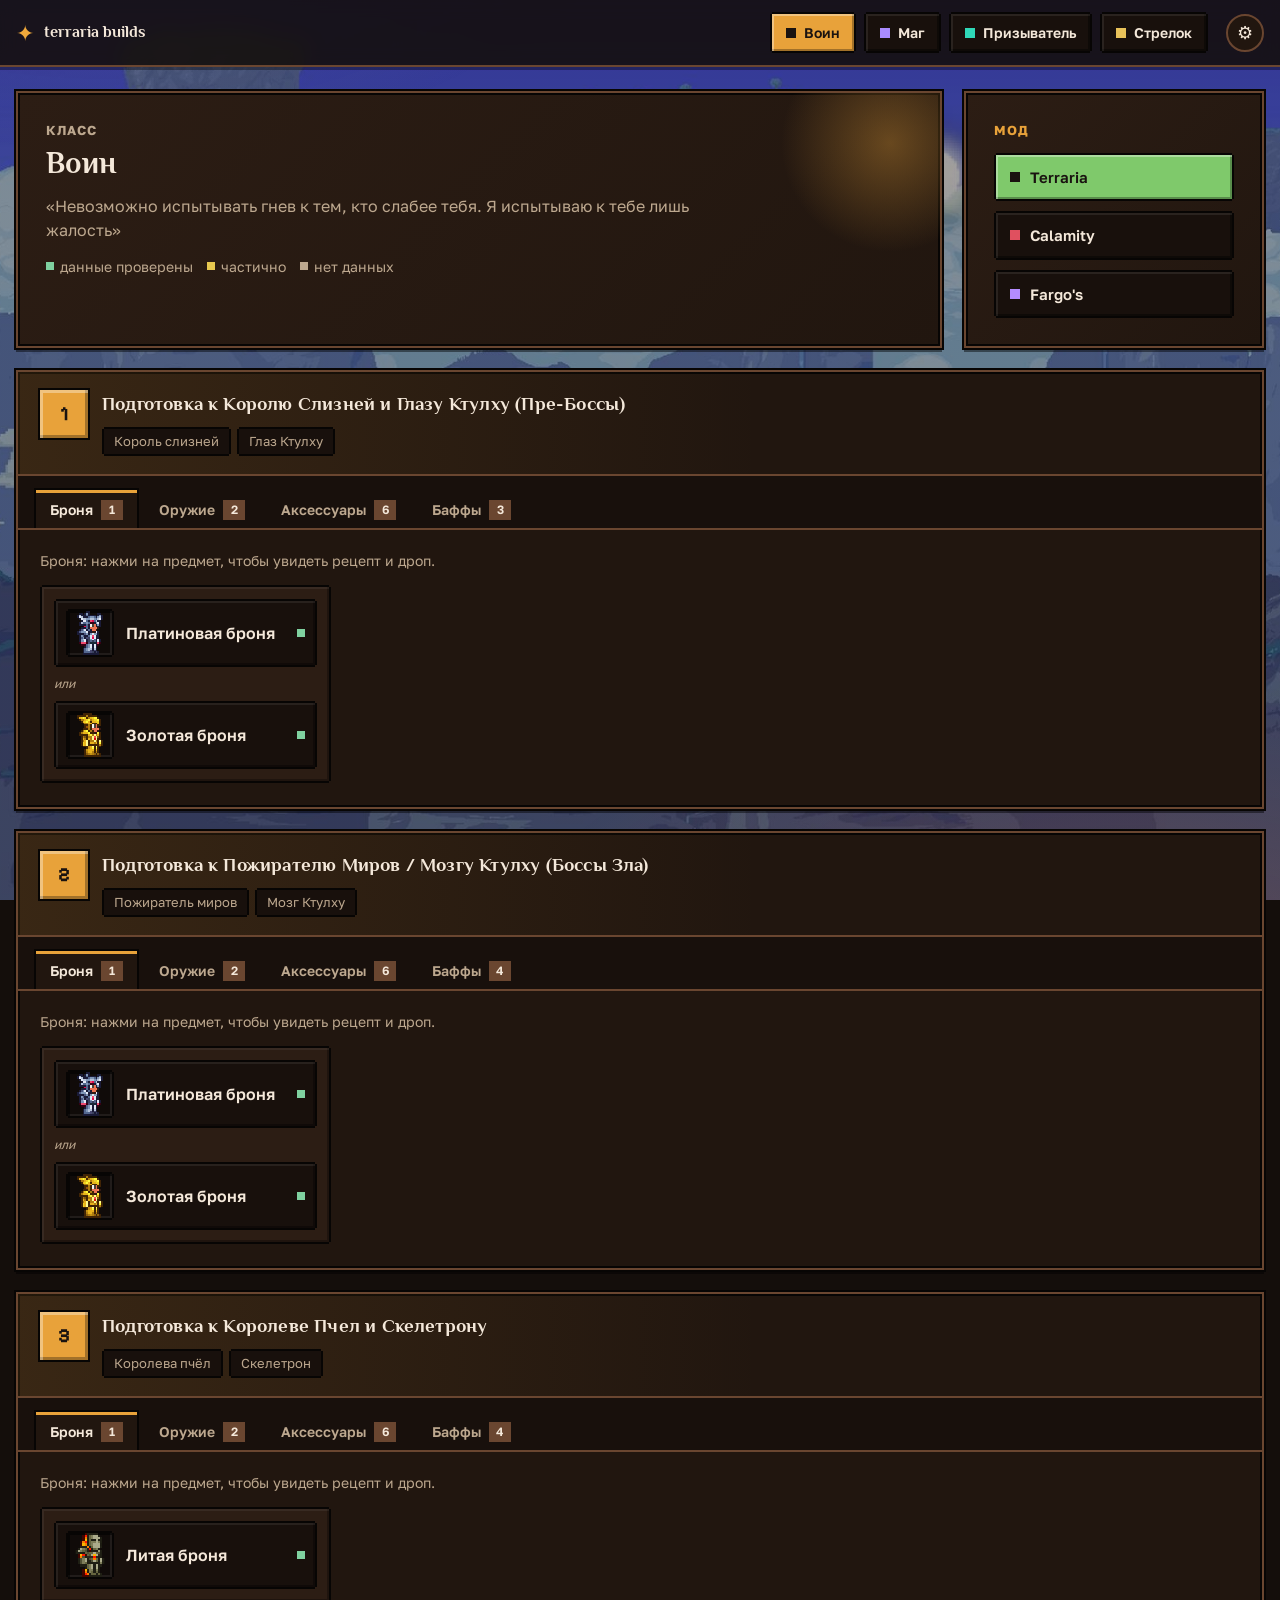
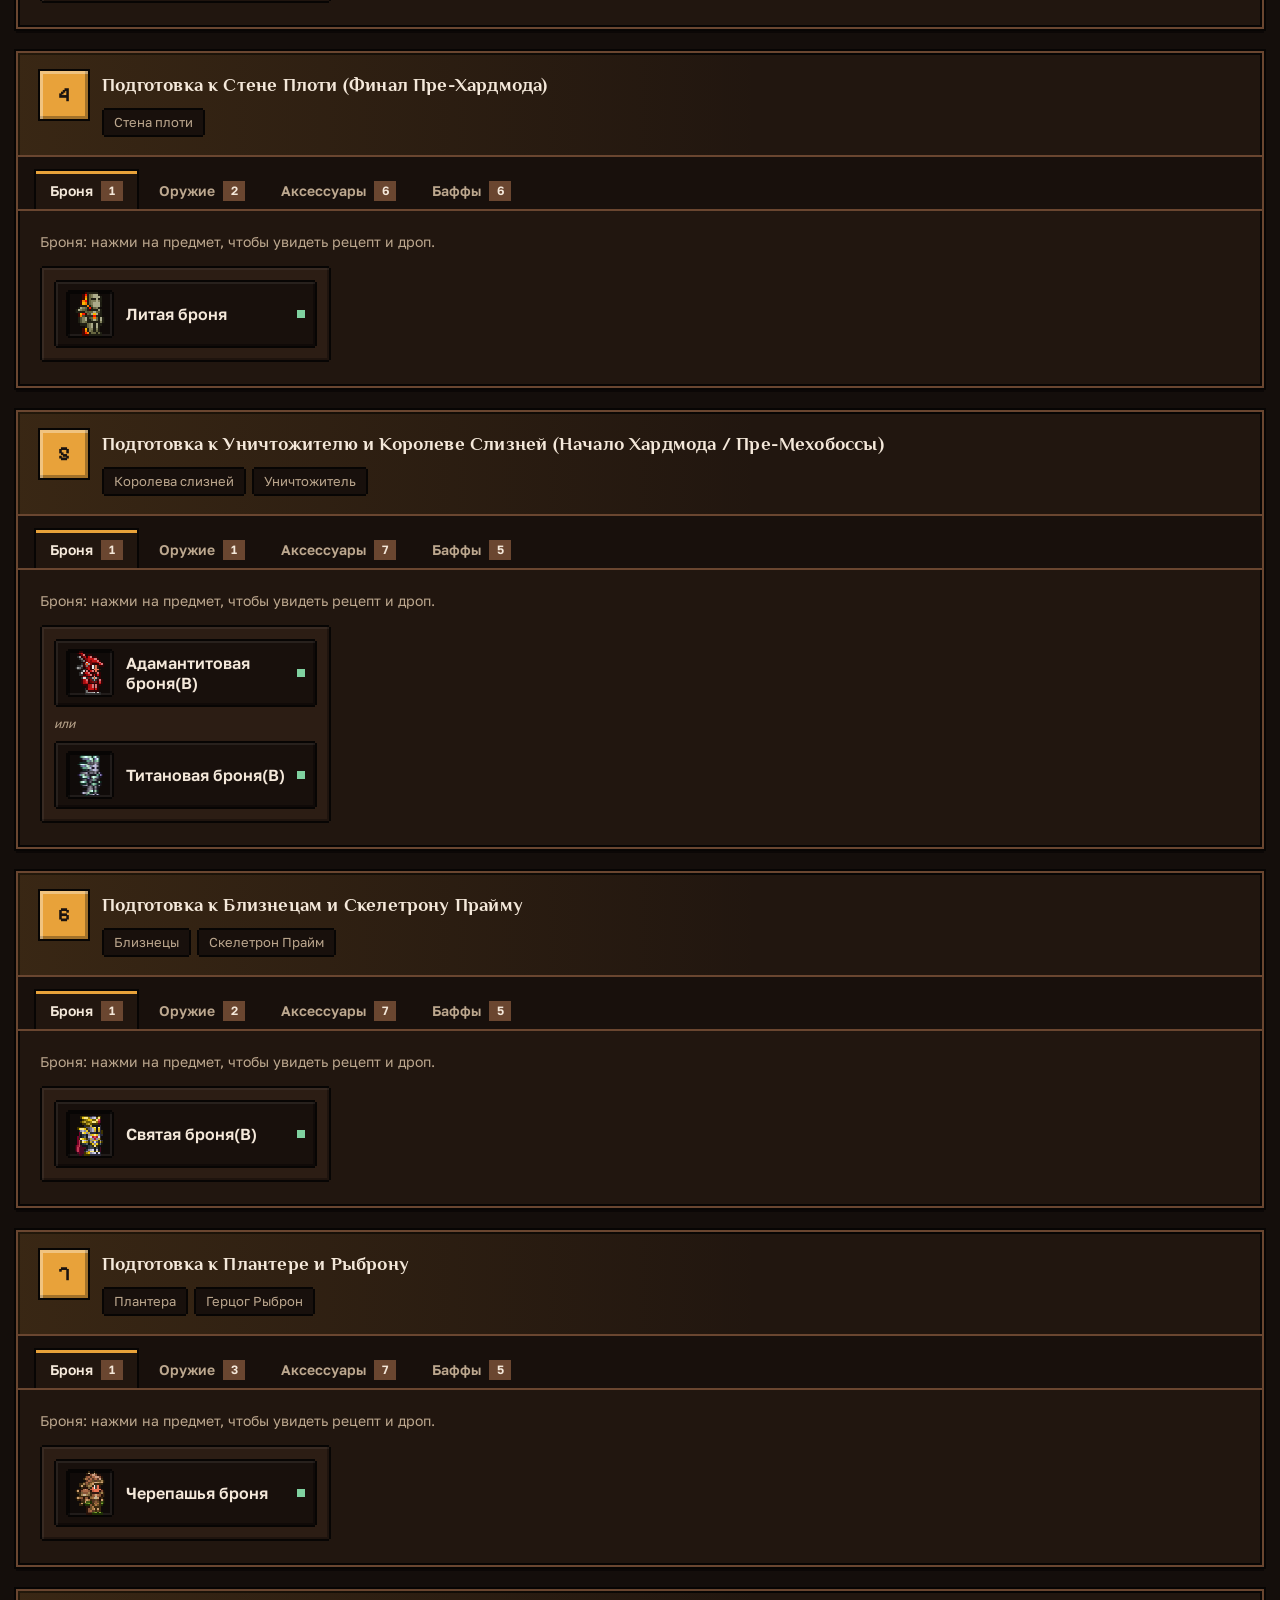
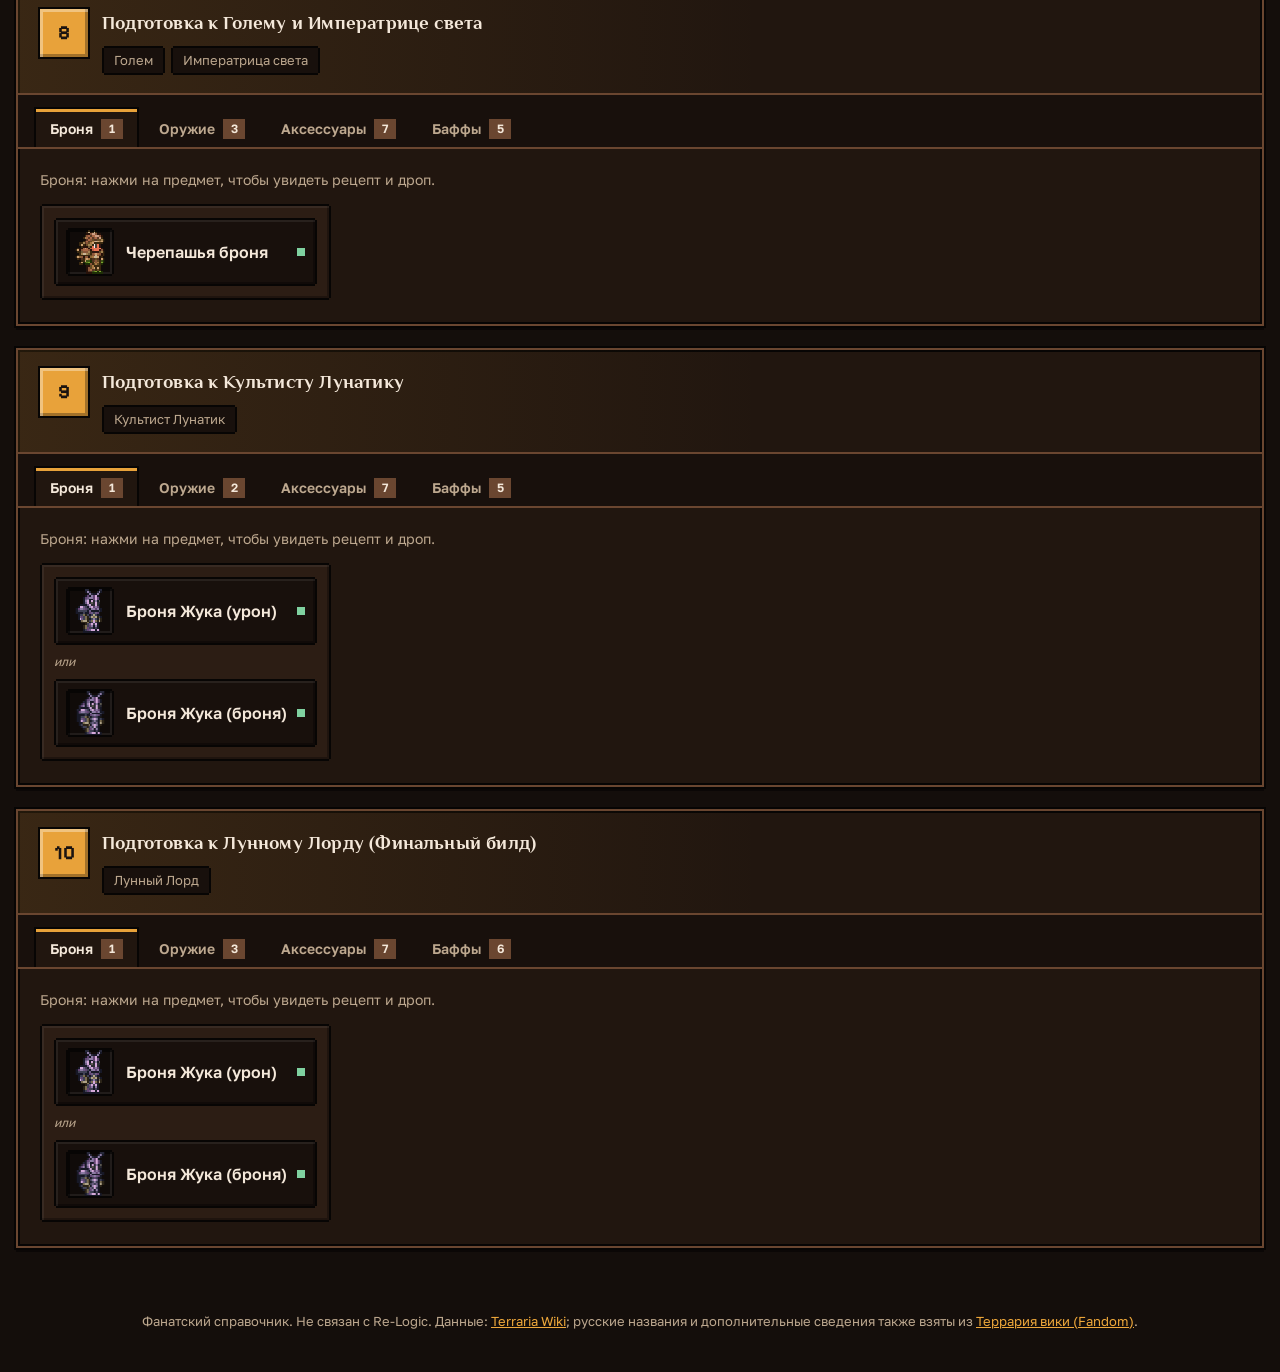
<file: index.html>
<!doctype html>
<html lang="ru">
<head>
  <meta charset="utf-8">
  <meta name="viewport" content="width=device-width, initial-scale=1">
  <title>Билды для боссов Terraria: броня, оружие, аксессуары | Terraria Builds</title>
  <meta name="description" content="Билды по классам для подготовки к боссам Terraria: какая броня, оружие, аксессуары и баффы нужны перед каждым боссом, с рецептами и дропом. Воин, маг, призыватель, стрелок.">
  <meta name="robots" content="index, follow, max-image-preview:large">
  <link rel="canonical" href="https://anoba-sss.github.io/terraria-builds/">
  <meta property="og:type" content="website">
  <meta property="og:site_name" content="Terraria Builds">
  <meta property="og:title" content="Билды для боссов Terraria: броня, оружие, аксессуары">
  <meta property="og:description" content="Билды по классам для подготовки к боссам Terraria, с рецептами и дропом.">
  <meta property="og:url" content="https://anoba-sss.github.io/terraria-builds/">
  <meta property="og:image" content="https://anoba-sss.github.io/terraria-builds/images/6.jpg">
  <meta property="og:image:width" content="1920">
  <meta property="og:image:height" content="1280">
  <meta property="og:locale" content="ru_RU">
  <meta name="twitter:card" content="summary_large_image">
  <meta name="twitter:title" content="Билды для боссов Terraria: броня, оружие, аксессуары">
  <meta name="twitter:image" content="https://anoba-sss.github.io/terraria-builds/images/6.jpg">
  <script type="application/ld+json">
  {
    "@context": "https://schema.org",
    "@type": "WebSite",
    "name": "Terraria Builds",
    "url": "https://anoba-sss.github.io/terraria-builds/",
    "inLanguage": "ru",
    "description": "Билды по классам для подготовки к боссам Terraria: броня, оружие, аксессуары, баффы, рецепты и дроп."
  }
  </script>
  <meta name="theme-color" content="#1b1410">
  <link rel="icon" type="image/png" href="images/zenit-icon.png">
  <link rel="apple-touch-icon" href="images/zenit-icon.png">
  <link rel="preconnect" href="https://fonts.googleapis.com">
  <link rel="preconnect" href="https://fonts.gstatic.com" crossorigin>
  <link href="https://fonts.googleapis.com/css2?family=Unbounded:wght@500;700&family=Golos+Text:wght@400;500;600&family=Philosopher:wght@700&family=Pixelify+Sans:wght@600;700&display=swap" rel="stylesheet">
  <link rel="stylesheet" href="css/style.css">
</head>
<body>
  <header class="topbar">
    <div class="topbar-inner">
      <a class="brand" href="https://github.com/anoba-sss/terraria-builds" target="_blank" rel="noopener noreferrer">
        <span class="brand-mark" aria-hidden="true">✦</span>
        <span class="brand-text"><strong>terraria builds</strong><small></small></span>
      </a>
      <nav class="class-nav" id="class-nav" aria-label="Классы"></nav>
      <span class="edit-badge" id="edit-badge" hidden>Редактирование</span>
      <button class="gear-btn" id="design-btn" type="button" aria-label="Оформление сайта" title="Оформление сайта" hidden>🎨</button>
      <button class="gear-btn" id="settings-btn" type="button" aria-label="Настройки" title="Настройки редактирования">⚙</button>
    </div>
  </header>

  <main class="container" id="app">
    <noscript>Для работы сайта нужен JavaScript.</noscript>
    <section class="seo-fallback">
      <h1>Билды для боссов Terraria</h1>
      <p>Справочник по подготовке к боссам Terraria: какая броня, оружие, аксессуары и баффы нужны перед каждым боссом, с рецептами и информацией о дропе.</p>
      <ul>
        <li><a href="#magic">Маг</a>: билды перед боссами, оружие и броня мага</li>
        <li><a href="#melee">Воин</a>: билды перед боссами, ближний бой, броня и аксессуары воина</li>
        <li><a href="#summoner">Призыватель</a>: билды перед боссами, миньоны и броня призывателя</li>
        <li><a href="#ranged">Стрелок</a>: билды перед боссами, дальнобойное оружие и броня стрелка</li>
      </ul>
    </section>
  </main>

  <div class="modal-root" id="modal-root" hidden></div>

  <footer class="footer">
    Фанатский справочник. Не связан с Re-Logic. Данные: <a href="https://terraria.wiki.gg/ru/" target="_blank" rel="noopener noreferrer">Terraria Wiki</a>; русские названия и дополнительные сведения также взяты из <a href="https://terraria-game.fandom.com/ru/wiki/%D0%A2%D0%B5%D1%80%D1%80%D0%B0%D1%80%D0%B8%D1%8F_%D0%B2%D0%B8%D0%BA%D0%B8" target="_blank" rel="noopener noreferrer">Террария вики (Fandom)</a>.
  </footer>

  <script src="js/mods.js"></script>
  <script src="js/app.js"></script>
</body>
</html>
</file>
<file: css/style.css>
:root {
  --bg: #15110e;
  --panel: #211a15;
  --panel-2: #2b221c;
  --line: #3f3229;
  --text: #f1e7d6;
  --muted: #b9a88f;
  --accent: #e9b44c;
  --ok: #7fd1a0;
  --warn: #f2c14e;
  --radius: 14px;
  --radius-md: 12px;
  --radius-sm: 10px;
  --nav-radius: 999px;
  --shadow: 0 10px 30px rgba(0, 0, 0, 0.35);
  --cls: #e9b44c;
  /* настраиваемые параметры (меняются в режиме «Оформление сайта») */
  --font-body: "Golos Text", system-ui, sans-serif;
  --font-head: "Unbounded", sans-serif;
  --font-title: var(--font-body);
  --fs-base: 16px;
  --lh: 1.5;
  --head-weight: 700;
  --title-weight: 600;
  --head-case: none;
  --name-size: 1em;
  --note-size: 12.5px;
  --container: 1280px;
  --card-min: 240px;
  --gap: 12px;
  --panel-pad: 22px;
  --entry-pad: 12px;
  --stage-gap: 22px;
  --hero-pad: 28px;
  --bw: 1px;
}
:root[data-theme="light"] {
  --bg: #f6efe3;
  --panel: #fffaf1;
  --panel-2: #f1e6d3;
  --line: #dccbb1;
  --text: #2b2118;
  --muted: #6e5d4a;
  --accent: #a86b12;
  --ok: #2f7d4f;
  --warn: #8a6100;
  --shadow: 0 10px 26px rgba(70, 45, 15, 0.12);
}
@media (prefers-color-scheme: light) {
  :root:not([data-theme]) {
    --bg: #f6efe3;
    --panel: #fffaf1;
    --panel-2: #f1e6d3;
    --line: #dccbb1;
    --text: #2b2118;
    --muted: #6e5d4a;
    --accent: #a86b12;
    --ok: #2f7d4f;
    --warn: #8a6100;
    --shadow: 0 10px 26px rgba(70, 45, 15, 0.12);
  }
}
* { box-sizing: border-box; }
html, body { margin: 0; }
body {
  background: var(--bg);
  color: var(--text);
  font-family: var(--font-body);
  font-size: var(--fs-base);
  line-height: var(--lh);
  min-height: 100vh;
  background-image: radial-gradient(1200px 500px at 15% -10%, rgba(233, 180, 76, 0.10), transparent 60%);
}
a { color: var(--accent); }
button { font: inherit; color: inherit; }
[hidden] { display: none !important; }

/* top bar */
.topbar {
  position: sticky; top: 0; z-index: 20;
  background: color-mix(in srgb, var(--bg) 88%, transparent);
  backdrop-filter: blur(8px);
  border-bottom: var(--bw) solid var(--line);
}
.topbar-inner {
  max-width: var(--container); margin: 0 auto; padding: 12px 16px;
  display: flex; align-items: center; gap: 18px; flex-wrap: wrap;
}
.brand { display: flex; align-items: center; gap: 10px; text-decoration: none; color: var(--text); }
.brand-mark { font-size: 22px; color: var(--accent); }
.brand-text strong { font-family: var(--font-head); font-weight: var(--head-weight); text-transform: var(--head-case); font-size: 16px; display: block; line-height: 1.1; }
.brand-text small { color: var(--muted); font-size: 12px; letter-spacing: .04em; }
.class-nav { display: flex; gap: 8px; flex-wrap: wrap; margin-left: auto; }
.class-btn {
  border: var(--bw) solid var(--line); background: var(--panel);
  border-radius: var(--nav-radius); padding: 7px 14px; cursor: pointer;
  display: inline-flex; align-items: center; gap: 8px;
  transition: border-color .2s, background .2s;
}
.class-btn:hover { border-color: var(--cls); }
.class-btn[aria-current="page"] { background: var(--cls); color: #1a1310; border-color: var(--cls); font-weight: 600; }
.class-dot { width: 10px; height: 10px; border-radius: 50%; background: var(--cls); }
.class-btn[aria-current="page"] .class-dot { background: #1a1310; }

/* layout */
.container { max-width: var(--container); margin: 0 auto; padding: 24px 16px 40px; }
.hero {
  background: linear-gradient(135deg, var(--panel-2), var(--panel));
  border: var(--bw) solid var(--line); border-radius: var(--radius);
  padding: var(--hero-pad); box-shadow: var(--shadow); position: relative; overflow: hidden;
}
.hero::after {
  content: ""; position: absolute; right: -60px; top: -60px; width: 220px; height: 220px;
  border-radius: 50%; background: radial-gradient(circle, color-mix(in srgb, var(--cls) 35%, transparent), transparent 70%);
  pointer-events: none;
}
.eyebrow { margin: 0 0 6px; color: var(--cls); font-size: 13px; letter-spacing: .08em; text-transform: uppercase; font-weight: 600; }
.hero h1 { margin: 0 0 8px; font-family: var(--font-head); font-weight: var(--head-weight); text-transform: var(--head-case); font-size: clamp(22px, 3vw, 30px); }
.hero p { margin: 0; color: var(--muted); max-width: 70ch; }
.legend { margin-top: 14px; display: flex; gap: 14px; flex-wrap: wrap; color: var(--muted); font-size: 14px; }
.legend span { display: inline-flex; align-items: center; gap: 6px; }

.stage {
  margin-top: var(--stage-gap); background: var(--panel); border: var(--bw) solid var(--line);
  border-radius: var(--radius); box-shadow: var(--shadow); overflow: hidden;
}
.stage-head {
  display: grid; grid-template-columns: auto 1fr; gap: 14px; align-items: start;
  padding: 18px var(--panel-pad); border-bottom: var(--bw) solid var(--line);
  background: linear-gradient(90deg, color-mix(in srgb, var(--cls) 12%, transparent), transparent 60%);
}
.stage-num {
  width: 44px; height: 44px; border-radius: var(--radius-md); display: grid; place-items: center;
  background: var(--cls); color: #1a1310; font-family: var(--font-head); font-weight: var(--head-weight);
}
.stage-title { margin: 0; font-size: 19px; font-weight: var(--title-weight); font-family: var(--font-title); text-transform: var(--head-case); }
.boss-chips { display: flex; gap: 6px; flex-wrap: wrap; margin-top: 8px; }
.boss-chip {
  font-size: 13px; padding: 3px 10px; border-radius: 999px;
  background: var(--panel-2); border: var(--bw) solid var(--line); color: var(--muted);
}

.build-tabs {
  display: flex; gap: 6px; padding: 12px 16px 0; flex-wrap: wrap;
  border-bottom: var(--bw) solid var(--line); background: var(--panel-2);
}
.build-tab {
  border: 0; background: transparent; padding: 10px 14px; cursor: pointer;
  color: var(--muted); border-bottom: 3px solid transparent; border-radius: 8px 8px 0 0;
  display: inline-flex; align-items: center; gap: 8px;
}
.build-tab:hover { color: var(--text); }
.build-tab[aria-selected="true"] { color: var(--text); border-bottom-color: var(--cls); background: var(--panel); }
.count {
  font-size: 12px; min-width: 22px; text-align: center; padding: 1px 7px; border-radius: 999px;
  background: var(--line); color: var(--text);
}
.build-panel { padding: 20px var(--panel-pad) 24px; }
.build-panel-title { margin: 0 0 14px; color: var(--muted); font-size: 14px; }

.entry-grid {
  display: grid; gap: var(--gap);
  grid-template-columns: repeat(auto-fill, minmax(min(var(--card-min), 100%), 1fr));
}
.entry {
  background: var(--panel-2); border: var(--bw) solid var(--line); border-radius: var(--radius-md);
  padding: var(--entry-pad); display: flex; flex-direction: column; gap: 10px;
}
.entry-groups { display: flex; flex-direction: column; gap: 8px; }
.join { font-size: 12px; color: var(--muted); text-transform: uppercase; letter-spacing: .06em; }
.alt-row { display: flex; align-items: center; gap: 8px; flex-wrap: wrap; }
.alt-sep { font-size: 12px; color: var(--muted); font-style: italic; }
.item-btn {
  display: flex; align-items: center; gap: 10px; text-align: left;
  background: var(--panel); border: var(--bw) solid var(--line); border-radius: var(--radius-sm);
  padding: 8px 10px; cursor: pointer; width: 100%;
  transition: transform .15s, border-color .15s;
}
.item-btn:hover { border-color: var(--cls); transform: translateY(-1px); }
.item-btn:focus-visible { outline: 2px solid var(--cls); outline-offset: 2px; }
.img-slot {
  width: 40px; height: 40px; flex: 0 0 40px; border-radius: 8px;
  border: 1px dashed var(--line); background: var(--bg);
}
.item-btn > span:nth-child(2) { flex: 1 1 auto; min-width: 0; }
.item-name { display: block; font-weight: 600; line-height: 1.25; font-size: var(--name-size); overflow-wrap: anywhere; }
.item-note { display: block; font-size: var(--note-size); color: var(--muted); overflow-wrap: anywhere; }
.img-slot { overflow: hidden; }
.img-slot.has-img { border-style: solid; background: transparent; }
.img-slot img { width: 100%; height: 100%; object-fit: contain; display: block; }
.status-dot { width: 8px; height: 8px; border-radius: 50%; flex: 0 0 8px; background: var(--muted); }
.status-dot.ok { background: var(--ok); }
.status-dot.partial { background: var(--warn); }
.empty { color: var(--muted); padding: 14px 4px; margin: 0; }
.generic { font-size: 14px; color: var(--muted); font-style: italic; padding: 6px 2px; }

/* modal */
.modal-root {
  position: fixed; inset: 0; z-index: 50; background: rgba(0, 0, 0, 0.6);
  display: grid; place-items: center; padding: 16px;
}
.modal {
  width: min(760px, 100%); max-height: calc(100vh - 32px); overflow: auto;
  background: var(--panel); border: var(--bw) solid var(--line); border-radius: calc(var(--radius) + 2px); box-shadow: var(--shadow);
}
.modal-head {
  display: flex; gap: 14px; align-items: center; padding: 18px 20px; border-bottom: var(--bw) solid var(--line);
}
.modal-head h2 { margin: 0; font-size: 20px; font-family: var(--font-title); }
.modal-head .sub { color: var(--muted); font-size: 14px; }
.modal-close {
  margin-left: auto; border: var(--bw) solid var(--line); background: var(--panel-2); border-radius: var(--radius-sm);
  width: 36px; height: 36px; cursor: pointer; font-size: 18px;
}
.modal-body { padding: 18px 20px 22px; display: grid; gap: 16px; }
.modal-section h3 { margin: 0 0 8px; font-size: 15px; color: var(--cls); text-transform: uppercase; letter-spacing: .05em; }
.recipe {
  background: var(--panel-2); border: var(--bw) solid var(--line); border-radius: var(--radius-md); padding: 12px; margin-bottom: 8px;
}
.recipe-station { font-size: 13px; color: var(--muted); margin-bottom: 8px; }
.ingredients { display: flex; flex-wrap: wrap; gap: 8px; }
.ingredient {
  display: inline-flex; gap: 6px; align-items: center; text-decoration: none;
  background: var(--panel); border: var(--bw) solid var(--line); color: var(--text);
  border-radius: 999px; padding: 5px 12px; font-size: 14px;
}
.ingredient:hover { border-color: var(--accent); }
.ingredient b { color: var(--accent); font-weight: 600; }
.drop-list { margin: 0; padding-left: 18px; }
.drop-list li { margin: 4px 0; }
.source-block {
  border-left: 4px solid #e6c229; background: rgba(230, 194, 41, 0.12);
  padding: 10px 14px; border-radius: 8px; font-size: 14px;
}
.badge {
  display: inline-block; font-size: 12px; padding: 2px 9px; border-radius: 999px;
  border: var(--bw) solid var(--line); color: var(--muted);
}
.badge.ok { color: var(--ok); border-color: var(--ok); }
.badge.partial { color: var(--warn); border-color: var(--warn); }

.footer { text-align: center; color: var(--muted); font-size: 13px; padding: 24px 16px 40px; }

@media (max-width: 640px) {
  .class-nav { margin-left: 0; width: 100%; }
  .class-btn { flex: 1 1 auto; justify-content: center; }
  .stage-head { padding: 16px; }
  .build-panel { padding: 16px; }
  .entry-grid { grid-template-columns: 1fr; }
  .hero { padding: 20px; }
}

/* armor set pieces */
.piece { margin-bottom: 12px; }
.piece-name { display: flex; align-items: baseline; gap: 8px; font-weight: 600; margin: 0 0 6px; }
.piece-name small { color: var(--muted); font-weight: 400; font-size: 13px; }

/* ---------- owner settings & editor ---------- */
.gear-btn {
  border: var(--bw) solid var(--line); background: var(--panel); border-radius: 999px;
  width: 38px; height: 38px; cursor: pointer; font-size: 18px; color: var(--text);
}
.gear-btn:hover { border-color: var(--accent); }
.edit-badge {
  font-size: 12px; font-weight: 600; padding: 5px 10px; border-radius: 999px;
  background: var(--accent); color: #1a1310; letter-spacing: .03em;
}
.item-wrap { position: relative; }
.item-wrap .item-btn { width: 100%; }
.remove-btn {
  position: absolute; top: -7px; right: -7px; width: 22px; height: 22px; border-radius: 50%;
  border: var(--bw) solid var(--line); background: var(--panel); color: var(--text); cursor: pointer;
  font-size: 14px; line-height: 1; display: grid; place-items: center; padding: 0;
}
.remove-btn:hover { background: #b33; color: #fff; border-color: #b33; }
.add-entry { border-style: dashed; gap: 8px; }
.add-title { font-weight: 600; color: var(--cls); font-size: 14px; }
.modal.wide { width: min(900px, 100%); }
.desc { margin: 0; white-space: pre-wrap; }
.ed-hint { color: var(--muted); font-size: 14px; margin: 0; }
.ed-field { display: grid; gap: 4px; min-width: 0; flex: 1 1 180px; }
.ed-label { font-size: 12.5px; color: var(--muted); }
.ed-input {
  width: 100%; font: inherit; color: var(--text); background: var(--bg);
  border: var(--bw) solid var(--line); border-radius: 9px; padding: 8px 10px;
}
textarea.ed-input { resize: vertical; }
.ed-input:focus { outline: 2px solid var(--cls); outline-offset: 1px; }
.ed-grid { display: grid; gap: 12px; grid-template-columns: repeat(auto-fit, minmax(220px, 1fr)); }
.ed-row { display: flex; gap: 8px; align-items: flex-end; flex-wrap: wrap; }
.ed-row .ed-field:nth-child(2) { flex: 1 1 160px; }
.ed-row .ed-field:has(input[type="number"]) { flex: 0 0 110px; }
.ed-list { display: grid; gap: 10px; }
.ed-card { border: var(--bw) solid var(--line); background: var(--panel-2); border-radius: var(--radius-md); padding: 12px; display: grid; gap: 8px; }
.ed-actions { display: flex; gap: 8px; justify-content: flex-end; flex-wrap: wrap; }
.ed-btn {
  font: inherit; font-size: 14px; border-radius: 9px; padding: 8px 12px; cursor: pointer;
  border: var(--bw) solid var(--line); background: var(--panel-2); color: var(--text);
}
.ed-btn:hover { border-color: var(--accent); }
.ed-btn.primary { background: var(--cls); color: #1a1310; border-color: var(--cls); font-weight: 600; }
.ed-btn.danger { color: #c44; }
.ed-btn.small { padding: 6px 10px; align-self: flex-end; }
.savebar {
  position: fixed; left: 50%; bottom: 16px; transform: translateX(-50%); z-index: 40;
  display: flex; gap: 12px; align-items: center; flex-wrap: wrap; justify-content: center;
  background: var(--panel); border: 1px solid var(--accent); border-radius: 14px;
  box-shadow: var(--shadow); padding: 10px 14px; max-width: calc(100vw - 24px);
}
.toast {
  position: fixed; right: 16px; bottom: 16px; z-index: 60; max-width: 360px;
  background: var(--panel); border: var(--bw) solid var(--line); border-radius: 12px;
  box-shadow: var(--shadow); padding: 10px 14px; font-size: 14px;
}
.editing .stage { border-style: dashed; }

/* ---------- title edit / item preview ---------- */
.stage-title-row { display: flex; align-items: center; gap: 8px; flex-wrap: wrap; }
.stage-title-row .ed-input { font-size: 17px; max-width: 520px; }
.title-edit {
  border: var(--bw) solid var(--line); background: var(--panel-2); color: var(--text);
  border-radius: 8px; width: 28px; height: 28px; cursor: pointer; font-size: 14px; line-height: 1; padding: 0;
}
.title-edit:hover { border-color: var(--accent); }
.item-btn.preview { cursor: default; }
.item-btn.preview:hover { transform: none; border-color: var(--line); }
.ed-section-title { margin: 0; font-size: 13px; text-transform: uppercase; letter-spacing: .05em; color: var(--cls); }

/* ---------- редактор этапов (только владелец) ---------- */
.stage-class-tabs { display: flex; gap: 8px; flex-wrap: wrap; }
.stg-card { gap: 10px; }
.stg-head { display: flex; align-items: center; gap: 10px; }
.stg-head .stage-num { flex: 0 0 auto; }
.stg-title { flex: 1 1 auto; min-width: 0; font-size: 16px; }
.stg-meta { display: flex; align-items: center; justify-content: space-between; gap: 8px; flex-wrap: wrap; }
.stg-actions { display: flex; gap: 6px; flex-wrap: wrap; }
.stg-actions .ed-btn:disabled { opacity: .4; cursor: default; }
.stg-bosses { display: grid; gap: 6px; grid-template-columns: repeat(auto-fill, minmax(170px, 1fr)); }
.stg-boss {
  display: flex; align-items: center; gap: 8px; cursor: pointer;
  padding: 6px 10px; border: var(--bw, 2px) solid var(--line); border-radius: var(--radius-sm);
  background: var(--panel); font-size: 14px; color: var(--text);
}
.stg-boss input { accent-color: var(--cls); margin: 0; }
.stg-boss:has(input:checked) { border-color: var(--cls); }

/* ---------- appearance designer (owner only) ----------
   Панель использует собственные цвета, чтобы оставаться читаемой,
   даже если выбрать неудачные цвета самого сайта. */
.designer {
  --dz-bg: #1f1c19; --dz-panel: #2a2622; --dz-line: #4a433b;
  --dz-text: #f3eee6; --dz-muted: #b3a99a; --dz-accent: #e9b44c;
  position: fixed; top: 0; right: 0; bottom: 0; width: min(400px, 100vw); z-index: 45;
  display: flex; flex-direction: column;
  background: var(--dz-bg); color: var(--dz-text);
  border-left: 1px solid var(--dz-line); box-shadow: -8px 0 30px rgba(0, 0, 0, 0.35);
  font: 14px/1.4 system-ui, -apple-system, "Segoe UI", Roboto, sans-serif;
}
.designer *, .designer *::before, .designer *::after { box-sizing: border-box; }
.dz-head { display: flex; align-items: center; gap: 8px; padding: 12px 14px; border-bottom: 1px solid var(--dz-line); }
.dz-head strong { flex: 1; font-size: 15px; }
.dz-x {
  width: 32px; height: 32px; border-radius: 8px; border: 1px solid var(--dz-line);
  background: var(--dz-panel); color: var(--dz-text); cursor: pointer; font-size: 16px;
}
.dz-tabs { display: flex; flex-wrap: wrap; gap: 4px; padding: 8px 10px; border-bottom: 1px solid var(--dz-line); }
.dz-tab {
  border: 1px solid transparent; background: transparent; color: var(--dz-muted);
  padding: 5px 9px; border-radius: 8px; cursor: pointer; font: inherit;
}
.dz-tab:hover { color: var(--dz-text); }
.dz-tab[aria-selected="true"] { background: var(--dz-accent); color: #1a1310; font-weight: 600; }
.dz-body { flex: 1; overflow: auto; padding: 12px 14px 20px; display: grid; gap: 10px; align-content: start; }
.dz-foot { display: flex; gap: 8px; flex-wrap: wrap; align-items: center; padding: 10px 14px; border-top: 1px solid var(--dz-line); }
.dz-state { flex: 1 1 100%; font-size: 12.5px; color: var(--dz-muted); }
.dz-ctl { display: grid; gap: 4px; }
.dz-lab { font-size: 12.5px; color: var(--dz-muted); }
.dz-field { display: flex; gap: 8px; align-items: center; }
.dz-input {
  flex: 1; min-width: 0; font: inherit; color: var(--dz-text); background: var(--dz-panel);
  border: 1px solid var(--dz-line); border-radius: 8px; padding: 7px 9px;
}
textarea.dz-input { resize: vertical; width: 100%; }
textarea.dz-css { font-family: ui-monospace, Consolas, "Courier New", monospace; font-size: 12.5px; min-height: 220px; }
.dz-input:focus { outline: 2px solid var(--dz-accent); outline-offset: 1px; }
.dz-color { width: 42px; height: 34px; padding: 0; border: 1px solid var(--dz-line); border-radius: 8px; background: none; cursor: pointer; flex: 0 0 42px; }
.dz-hex { max-width: 112px; font-family: ui-monospace, Consolas, monospace; }
.dz-hex.bad { border-color: #e0505f; }
.dz-range { flex: 1; min-width: 0; accent-color: var(--dz-accent); }
.dz-out { min-width: 58px; text-align: right; color: var(--dz-muted); font-variant-numeric: tabular-nums; }
.dz-reset {
  flex: 0 0 28px; width: 28px; height: 28px; padding: 0; border-radius: 8px; cursor: pointer;
  border: 1px solid var(--dz-line); background: transparent; color: var(--dz-muted); font-size: 14px;
}
.dz-reset:hover { color: var(--dz-text); border-color: var(--dz-accent); }
.dz-toggle { display: flex; align-items: center; gap: 10px; cursor: pointer; flex: 1; }
.dz-toggle input { width: 18px; height: 18px; accent-color: var(--dz-accent); }
.dz-btn {
  font: inherit; border: 1px solid var(--dz-line); background: var(--dz-panel); color: var(--dz-text);
  border-radius: 8px; padding: 7px 11px; cursor: pointer;
}
.dz-btn:hover { border-color: var(--dz-accent); }
.dz-btn.primary { background: var(--dz-accent); color: #1a1310; border-color: var(--dz-accent); font-weight: 600; }
.dz-btn.danger { color: #ff9a9a; }
.dz-row { display: flex; gap: 8px; flex-wrap: wrap; }
.dz-presets { display: grid; grid-template-columns: repeat(2, 1fr); gap: 8px; }
.dz-preset {
  display: grid; gap: 6px; text-align: left; padding: 8px; cursor: pointer; font: inherit;
  border: 1px solid var(--dz-line); background: var(--dz-panel); color: var(--dz-text); border-radius: 10px;
}
.dz-preset:hover { border-color: var(--dz-accent); }
.dz-sw { display: flex; height: 22px; border-radius: 6px; overflow: hidden; border: 1px solid rgba(255,255,255,.12); }
.dz-sw i { flex: 1; }
.dz-h { margin: 8px 0 0; font-size: 12px; text-transform: uppercase; letter-spacing: .06em; color: var(--dz-accent); }
.dz-hint { color: var(--dz-muted); font-size: 12.5px; margin: 0; }
.dz-warn { color: #ffcf6b; }
.dz-good { color: #8fdca8; }
.dz-det { border: 1px solid var(--dz-line); border-radius: 10px; padding: 8px 10px; }
.dz-det summary { cursor: pointer; color: var(--dz-accent); }
.dz-det[open] summary { margin-bottom: 8px; }
.dz-det .dz-ctl { margin-top: 8px; }
body.designer-open { padding-right: 400px; }
.designer-open .savebar { display: none; }
.designer-open .toast { right: 416px; }
@media (max-width: 760px) {
  .designer { top: auto; width: 100%; height: 62vh; border-left: 0; border-top: 1px solid var(--dz-line); box-shadow: 0 -8px 30px rgba(0,0,0,.35); }
  body.designer-open { padding-right: 0; padding-bottom: 62vh; }
  .designer-open .toast { right: 16px; bottom: calc(62vh + 12px); }
}

.alt-adder { margin-top: 8px; }
.alt-form { display: flex; flex-wrap: wrap; gap: 6px; align-items: center; }
.alt-form .ed-input { flex: 1 1 180px; min-width: 0; }

/* =====================================================================
   v5: ПИКСЕЛЬНЫЙ СТИЛЬ (body.px) И ТЕМЫ ПО КЛАССАМ (body.ct)
   Всё ниже включается классами на <body>. Если в 🎨 → «Макет» выключить
   оба пункта, этих классов нет и сайт выглядит как раньше.
   ===================================================================== */
@property --bg { syntax: "<color>"; inherits: true; initial-value: #15110e; }
@property --panel { syntax: "<color>"; inherits: true; initial-value: #211a15; }
@property --panel-2 { syntax: "<color>"; inherits: true; initial-value: #2b221c; }
@property --line { syntax: "<color>"; inherits: true; initial-value: #3f3229; }
@property --text { syntax: "<color>"; inherits: true; initial-value: #f1e7d6; }
@property --muted { syntax: "<color>"; inherits: true; initial-value: #b9a88f; }
@property --accent { syntax: "<color>"; inherits: true; initial-value: #e9b44c; }
@property --cls { syntax: "<color>"; inherits: true; initial-value: #e9b44c; }

:root {
  --font-px: "Philosopher", "Golos Text", var(--font-head);   /* заголовки: читаемый фэнтезийный */
  --font-num: "Pixelify Sans", var(--font-px);                 /* только цифры этапов */
  --font-px-title: var(--font-px);
  --px-shadow: 0 4px 0 rgba(0, 0, 0, 0.45);
}

/* ---------- цветовые темы классов ---------- */
body.ct {
  --c-melee: #e8a23a; --c-magic: #a98bff; --c-summoner: #2fd8b8; --c-ranged: #e8c25a;
  transition: --bg .5s ease, --panel .5s ease, --panel-2 .5s ease, --line .5s ease,
    --text .5s ease, --muted .5s ease, --accent .5s ease, --cls .5s ease;
}
/* Воин: сталь, янтарь, бронзово-красный */
body.ct[data-class="melee"] {
  --bg: #140e0b; --panel: #21160f; --panel-2: #2c1d14; --line: #6a4630;
  --text: #f4e8da; --muted: #bda88f; --accent: #f0a93b; --cls: #e8a23a;
  --cls-2: #c4482c; --steel: #9aa7b5;
}
/* Маг: сине-фиолетовый, звёздное свечение */
body.ct[data-class="magic"] {
  --bg: #0c0a1e; --panel: #171335; --panel-2: #211b49; --line: #4a3f99;
  --text: #ebe8ff; --muted: #aaa4dc; --accent: #b49bff; --cls: #a98bff;
  --cls-2: #4cc3ff; --steel: #8d86c9;
}
/* Призыватель: бирюза и джунгли */
body.ct[data-class="summoner"] {
  --bg: #06161a; --panel: #0d2a2c; --panel-2: #143a39; --line: #2d8372;
  --text: #e2fbf3; --muted: #92cbbb; --accent: #4ff0cb; --cls: #2fd8b8;
  --cls-2: #8bd24a; --steel: #6fb8a6;
}
/* Стрелок: песочное золото и оружейная сталь */
body.ct[data-class="ranged"] {
  --bg: #15110a; --panel: #262013; --panel-2: #33291a; --line: #7d6a38;
  --text: #f7edd3; --muted: #c9b98f; --accent: #f0cc66; --cls: #e8c25a;
  --cls-2: #8d97a1; --steel: #8d97a1;
}
body.ct .class-btn[data-cls="melee"] { --cls: var(--c-melee); }
body.ct .class-btn[data-cls="magic"] { --cls: var(--c-magic); }
body.ct .class-btn[data-cls="summoner"] { --cls: var(--c-summoner); }
body.ct .class-btn[data-cls="ranged"] { --cls: var(--c-ranged); }

/* атмосфера за контентом */
body.ct::before, body.ct::after { content: ""; position: fixed; inset: 0; z-index: -1; pointer-events: none; }
body.ct[data-class="melee"]::before {
  background:
    radial-gradient(900px 420px at 88% 108%, rgba(220, 90, 40, .20), transparent 70%),
    radial-gradient(700px 320px at 8% -8%, rgba(150, 165, 180, .10), transparent 70%);
}
body.ct[data-class="magic"]::before {
  background:
    radial-gradient(1px 1px at 20px 30px, rgba(255, 255, 255, .9), transparent),
    radial-gradient(1.5px 1.5px at 120px 80px, rgba(205, 190, 255, .9), transparent),
    radial-gradient(1px 1px at 70px 150px, rgba(255, 255, 255, .7), transparent),
    radial-gradient(1px 1px at 170px 20px, rgba(150, 210, 255, .8), transparent),
    radial-gradient(900px 500px at 80% 0%, rgba(110, 80, 220, .20), transparent 70%),
    radial-gradient(700px 400px at 5% 100%, rgba(60, 150, 230, .12), transparent 70%);
  background-size: 200px 200px, 200px 200px, 200px 200px, 200px 200px, 100% 100%, 100% 100%;
  background-repeat: repeat, repeat, repeat, repeat, no-repeat, no-repeat;
}
body.ct[data-class="magic"]::after {
  background:
    radial-gradient(1.5px 1.5px at 40px 110px, rgba(255, 255, 255, .95), transparent),
    radial-gradient(1px 1px at 150px 60px, rgba(190, 170, 255, .9), transparent),
    radial-gradient(1px 1px at 100px 190px, rgba(160, 225, 255, .9), transparent);
  background-size: 230px 230px;
  animation: px-twinkle 5s ease-in-out infinite alternate;
}
@keyframes px-twinkle { from { opacity: .25; } to { opacity: 1; } }
body.ct[data-class="summoner"]::before {
  background:
    radial-gradient(800px 500px at 15% 105%, rgba(47, 216, 184, .18), transparent 70%),
    radial-gradient(600px 400px at 92% 0%, rgba(110, 200, 70, .12), transparent 70%);
}
body.ct[data-class="ranged"]::before {
  background:
    radial-gradient(700px 300px at 80% -5%, rgba(232, 194, 90, .14), transparent 70%),
    linear-gradient(180deg, transparent 55%, rgba(232, 194, 90, .08));
}

/* ---------- цвета редкости (для рамки при наведении) ---------- */
.item-btn[data-rarity="-1"] { --rar: #828282; }
.item-btn[data-rarity="0"]  { --rar: #ffffff; }
.item-btn[data-rarity="1"]  { --rar: #9696ff; }
.item-btn[data-rarity="2"]  { --rar: #96ff96; }
.item-btn[data-rarity="3"]  { --rar: #ffc896; }
.item-btn[data-rarity="4"]  { --rar: #ff9696; }
.item-btn[data-rarity="5"]  { --rar: #ff96ff; }
.item-btn[data-rarity="6"]  { --rar: #d2a0ff; }
.item-btn[data-rarity="7"]  { --rar: #96ff0a; }
.item-btn[data-rarity="8"]  { --rar: #ffff0a; }
.item-btn[data-rarity="9"]  { --rar: #05c8ff; }
.item-btn[data-rarity="10"] { --rar: #ff2864; }
.item-btn[data-rarity="11"] { --rar: #b40aff; }

/* ---------- пиксельный стиль ---------- */
body.px {
  --px-edge: color-mix(in srgb, var(--bg) 35%, #000);
  --px-hi: color-mix(in srgb, var(--line) 60%, #fff);
  --cell: color-mix(in srgb, var(--bg) 72%, var(--panel));
  --cell-deep: color-mix(in srgb, var(--bg) 82%, #000);
}
body.px .brand-text strong, body.px .hero h1, body.px .modal-head h2 { font-family: var(--font-px); }
body.px .stage-num { font-family: var(--font-num); }
body.px .stage-title { font-family: var(--font-px-title); letter-spacing: .01em; }
body.px .eyebrow, body.px .modal-section h3, body.px .ed-section-title { font-family: var(--font-body); font-weight: 700; }

body.px .topbar { border-bottom-width: max(var(--bw), 2px); box-shadow: 0 3px 0 rgba(0, 0, 0, .35); }
body.px .stage, body.px .hero, body.px .modal {
  border-radius: 0; border-width: max(var(--bw), 2px);
  box-shadow: 0 0 0 2px var(--px-edge), inset 0 0 0 2px var(--px-edge), var(--px-shadow);
}

/* кнопки классов */
body.px .class-btn {
  --pxc: var(--px-edge);
  border: 0; border-radius: 0; margin: 2px; padding: 8px 14px;
  background: var(--cell); color: var(--text);
  font-family: var(--font-body); font-weight: 600; font-size: 14px;
  box-shadow: 0 -2px 0 0 var(--pxc), 0 2px 0 0 var(--pxc), -2px 0 0 0 var(--pxc), 2px 0 0 0 var(--pxc),
    inset 2px 2px 0 0 rgba(255, 255, 255, .08), inset -2px -2px 0 0 rgba(0, 0, 0, .4);
  transition: transform .12s steps(2);
}
body.px .class-btn:hover { --pxc: var(--cls); transform: translateY(-2px); }
body.px .class-btn[aria-current="page"] {
  background: var(--cls); color: #1a1310;
  box-shadow: 0 -2px 0 0 var(--pxc), 0 2px 0 0 var(--pxc), -2px 0 0 0 var(--pxc), 2px 0 0 0 var(--pxc),
    inset 2px 2px 0 0 rgba(255, 255, 255, .35), inset -2px -2px 0 0 rgba(0, 0, 0, .3);
}
body.px .class-btn[aria-current="page"]:hover { --pxc: var(--px-edge); }
body.px .class-dot { border-radius: 0; }

/* номер этапа и значки боссов */
body.px .stage-num {
  width: 48px; height: 48px; border-radius: 0; font-size: 20px; color: #1a1310;
  box-shadow: 0 0 0 2px var(--px-edge), inset 3px 3px 0 rgba(255, 255, 255, .35), inset -3px -3px 0 rgba(0, 0, 0, .3);
}
.stage-lead { display: flex; align-items: center; gap: 12px; }
.stage-banners { display: flex; gap: 8px; align-items: flex-start; }
.stage-banner {
  display: block;
  filter: drop-shadow(2px 0 0 var(--px-edge, #0a0806)) drop-shadow(-2px 0 0 var(--px-edge, #0a0806))
    drop-shadow(0 -2px 0 var(--px-edge, #0a0806)) drop-shadow(0 2px 0 var(--px-edge, #0a0806));
}
.stage-banner-in {
  display: grid; place-items: center; width: 30px; height: 46px; padding-bottom: 8px;
  background: linear-gradient(var(--fband, var(--cls)) 0 4px, var(--fb, var(--cell, #1a1410)) 4px);
  clip-path: polygon(0 0, 100% 0, 100% 100%, 50% calc(100% - 8px), 0 100%);
}
.stage-banner svg, .stage-banner img { width: 22px; height: 22px; image-rendering: pixelated; object-fit: contain; }
.stage-banner svg .g1 { fill: var(--fm, var(--cls)); }
.stage-banner svg .g2 { fill: var(--fd, rgba(8, 6, 5, .85)); }
body.px .boss-chip {
  border: 0; border-radius: 0; margin: 2px; background: var(--cell);
  box-shadow: 0 -2px 0 0 var(--px-edge), 0 2px 0 0 var(--px-edge), -2px 0 0 0 var(--px-edge), 2px 0 0 0 var(--px-edge);
}

/* вкладки категорий */
body.px .build-tabs { gap: 4px; border-bottom-width: max(var(--bw), 2px); background: var(--cell); }
body.px .build-tab {
  border-radius: 0; border: 2px solid transparent; border-bottom: 0; padding: 9px 14px 8px;
  font-family: var(--font-body); font-weight: 600; font-size: 14px;
}
body.px .build-tab:hover { background: color-mix(in srgb, var(--cls) 10%, transparent); }
body.px .build-tab[aria-selected="true"] { background: var(--panel); border-color: var(--px-edge); box-shadow: inset 0 3px 0 0 var(--cls); }
body.px .count { border-radius: 0; font-family: var(--font-body); font-size: 12px; }

/* ячейки инвентаря */
body.px .entry {
  border: 0; border-radius: 0; margin: 2px; background: var(--panel-2);
  box-shadow: 0 -2px 0 0 var(--px-edge), 0 2px 0 0 var(--px-edge), -2px 0 0 0 var(--px-edge), 2px 0 0 0 var(--px-edge),
    inset 2px 2px 0 0 rgba(255, 255, 255, .06), inset -2px -2px 0 0 rgba(0, 0, 0, .3);
}
body.px .add-entry { outline: 2px dashed var(--line); outline-offset: -6px; }
body.px .item-btn {
  --pxc: var(--px-edge);
  border: 0; border-radius: 0; margin: 2px; width: calc(100% - 4px); padding: 8px 10px;
  background: var(--cell);
  box-shadow: 0 -2px 0 0 var(--pxc), 0 2px 0 0 var(--pxc), -2px 0 0 0 var(--pxc), 2px 0 0 0 var(--pxc),
    inset 2px 2px 0 0 rgba(255, 255, 255, .07), inset -2px -2px 0 0 rgba(0, 0, 0, .35);
  transition: transform .12s steps(3), box-shadow .12s;
}
body.px .item-btn:hover {
  --pxc: var(--rar, var(--cls));
  transform: translateY(-3px);
  box-shadow: 0 -2px 0 0 var(--pxc), 0 2px 0 0 var(--pxc), -2px 0 0 0 var(--pxc), 2px 0 0 0 var(--pxc),
    inset 0 0 0 2px color-mix(in srgb, var(--pxc) 35%, transparent),
    0 6px 0 0 rgba(0, 0, 0, .35), 0 0 14px 0 color-mix(in srgb, var(--pxc) 45%, transparent);
}
body.px .item-btn.preview:hover { transform: none; --pxc: var(--px-edge); }
body.px .item-btn:focus-visible { outline: 2px solid var(--rar, var(--cls)); outline-offset: 3px; }
body.px .img-slot {
  width: 44px; height: 44px; flex: 0 0 44px; margin: 2px 4px 2px 2px; border: 0; border-radius: 0;
  display: grid; place-items: center; background: var(--cell-deep);
  box-shadow: 0 -2px 0 0 var(--px-edge), 0 2px 0 0 var(--px-edge), -2px 0 0 0 var(--px-edge), 2px 0 0 0 var(--px-edge),
    inset 2px 2px 0 0 rgba(0, 0, 0, .55), inset -2px -2px 0 0 rgba(255, 255, 255, .07);
}
body.px .item-btn[data-rarity] .img-slot { box-shadow: 0 -2px 0 0 var(--px-edge), 0 2px 0 0 var(--px-edge), -2px 0 0 0 var(--px-edge), 2px 0 0 0 var(--px-edge),
    inset 0 0 0 2px color-mix(in srgb, var(--rar) 40%, transparent), inset 2px 2px 0 0 rgba(0, 0, 0, .5); }
body.px .img-slot.has-img { background: var(--cell-deep); }
body.px .img-slot { position: relative; }
body.px .img-slot img { position: absolute; inset: 0; width: 100%; height: 100%; padding: 5px; object-fit: contain; image-rendering: pixelated; }
body.px .img-slot:not(.has-img)::before {
  content: attr(data-ph); font-family: var(--font-body); font-weight: 700; font-size: 18px;
  color: color-mix(in srgb, var(--muted) 45%, transparent);
}
body.px .status-dot { border-radius: 0; }

/* окна */
body.px .modal-close, body.px .recipe, body.px .ingredient, body.px .badge, body.px .source-block, body.px .ed-card { border-radius: 0; }
body.px .modal-head, body.px .modal-body { background: transparent; }

@media (max-width: 640px) {
  .stage-banner:nth-child(n+3) { display: none; }
  .stage-banner-in { width: 24px; height: 38px; }
  .stage-banner svg, .stage-banner img { width: 18px; height: 18px; }
  body.px .stage-num { width: 40px; height: 40px; font-size: 16px; }
  .stage-lead { gap: 8px; }
}
@media (prefers-reduced-motion: reduce) {
  body.ct, body.ct::after, body.px .item-btn, body.px .class-btn { transition: none; animation: none; }
}

/* ---------- редактор флагов и положения картинки ---------- */
.dz-flags { display: grid; grid-template-columns: repeat(auto-fill, minmax(52px, 1fr)); gap: 8px; }
.dz-flag { display: grid; place-items: center; padding: 8px 4px; cursor: pointer; background: var(--dz-panel); border: 1px solid var(--dz-line); border-radius: 8px; }
.dz-flag:hover { border-color: var(--dz-accent); }
.dz-flag.on { outline: 2px solid var(--dz-accent); border-color: var(--dz-accent); }
.dz-flag-edit { display: flex; gap: 16px; align-items: flex-start; flex-wrap: wrap; }
.dz-flag-big { width: 80px; height: 120px; flex: 0 0 80px; }
.dz-flag-big { overflow: hidden; pointer-events: none; }
.dz-flag-big .stage-banner { display: inline-block; width: max-content; transform: scale(2.2); transform-origin: 0 0; margin: 4px; }
.dz-pix { display: grid; grid-template-columns: repeat(8, 1fr); gap: 2px; width: 216px; touch-action: none; user-select: none; }
.dz-cell { aspect-ratio: 1; border: 1px solid var(--dz-line); cursor: crosshair; }
.dz-cell.e { background: #15120f; }
.dz-cell.m { background: var(--fm, var(--cls, #e8a23a)); }
.dz-cell.d { background: var(--fd, #0a0806); outline: 1px dashed rgba(255, 255, 255, .35); outline-offset: -3px; }
.ed-fit { display: grid; gap: 8px; }
.ed-range { width: 100%; accent-color: var(--cls); }
.ed-fitrow { display: flex; gap: 10px; align-items: center; }
.ed-fitrow output { min-width: 52px; text-align: right; }

/* добавление и удаление флагов на этапе (режим владельца) */
.stage-banners { flex-wrap: wrap; }
.flag-wrap { position: relative; display: block; }
.flag-x, .flag-reset {
  width: 20px; height: 20px; padding: 0; display: grid; place-items: center; cursor: pointer; font-size: 14px; line-height: 1;
  background: var(--panel); color: var(--text); border: 2px solid var(--px-edge, var(--line)); border-radius: 0;
}
.flag-x { position: absolute; top: -9px; right: -9px; z-index: 2; }
.flag-x:hover { background: #b33; color: #fff; }
.flag-reset:hover { border-color: var(--cls); }
.flag-add {
  align-self: center; max-width: 92px; font: inherit; font-size: 12px; color: var(--text); background: var(--cell, var(--panel-2));
  border: 2px dashed var(--line); border-radius: 0; padding: 4px; cursor: pointer;
}
.flag-add:hover { border-color: var(--cls); }

/* Текст для поисковых роботов и на время загрузки скриптов (заменяется приложением) */
.seo-fallback { max-width: 760px; margin: 24px auto; padding: 0 16px; line-height: 1.6; }
.seo-fallback h1 { font-size: 1.6rem; margin: 0 0 12px; }
.seo-fallback ul { padding-left: 1.2em; }
</file>
